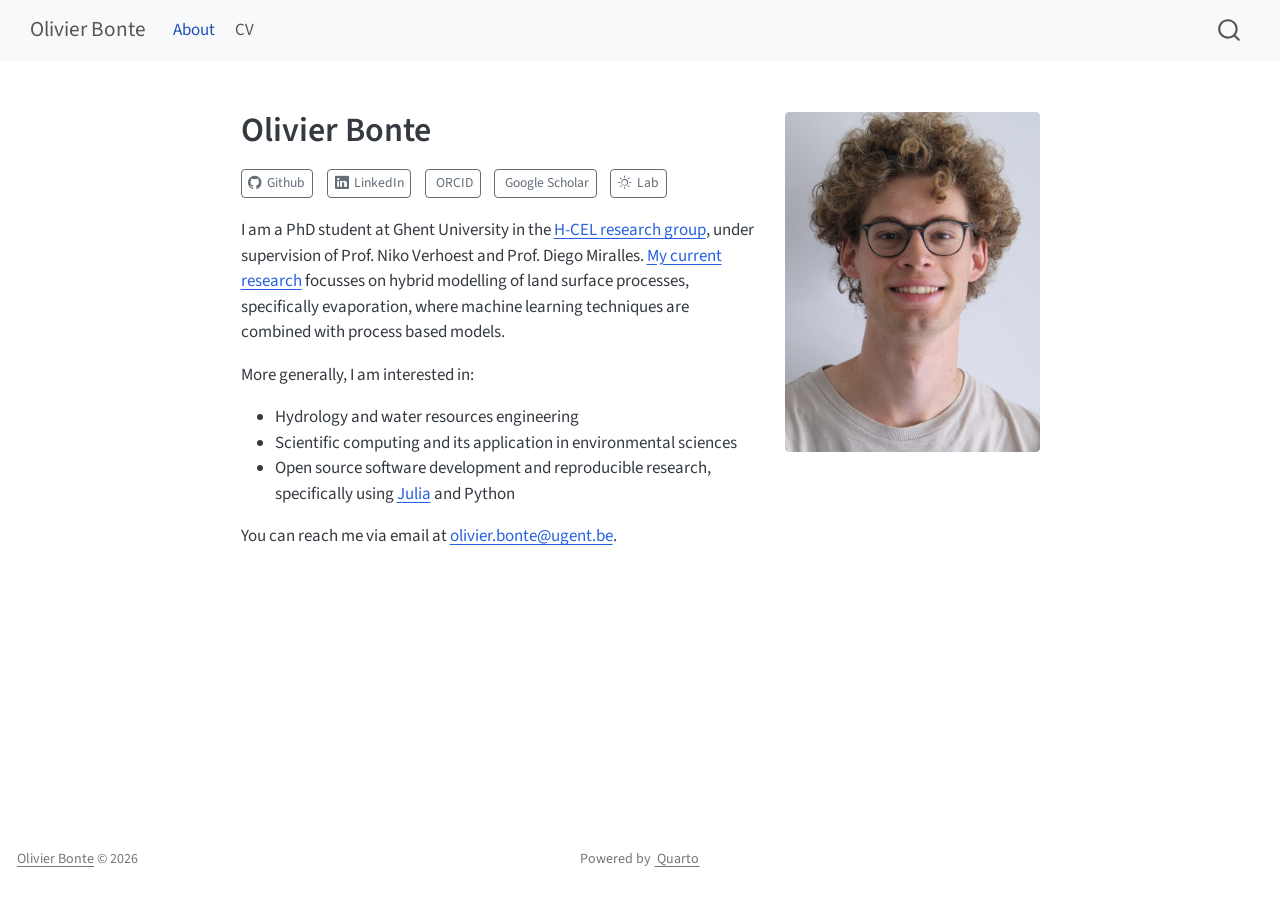
<file: index.html>
<!DOCTYPE html>
<html xmlns="http://www.w3.org/1999/xhtml" lang="en" xml:lang="en"><head>

<meta charset="utf-8">
<meta name="generator" content="quarto-1.9.37">

<meta name="viewport" content="width=device-width, initial-scale=1.0, user-scalable=yes">


<title>Olivier Bonte</title>
<style>
/* Default styles provided by pandoc.
** See https://pandoc.org/MANUAL.html#variables-for-html for config info.
*/
code{white-space: pre-wrap;}
span.smallcaps{font-variant: small-caps;}
div.columns{display: flex; gap: min(4vw, 1.5em);}
div.column{flex: auto; overflow-x: auto;}
div.hanging-indent{margin-left: 1.5em; text-indent: -1.5em;}
ul.task-list{list-style: none;}
ul.task-list li input[type="checkbox"] {
  width: 0.8em;
  margin: 0 0.8em 0.2em -1em; /* quarto-specific, see https://github.com/quarto-dev/quarto-cli/issues/4556 */ 
  vertical-align: middle;
}
</style>


<script src="site_libs/quarto-nav/quarto-nav.js"></script>
<script src="site_libs/quarto-nav/headroom.min.js"></script>
<script src="site_libs/clipboard/clipboard.min.js"></script>
<script src="site_libs/quarto-search/autocomplete.umd.js"></script>
<script src="site_libs/quarto-search/fuse.min.js"></script>
<script src="site_libs/quarto-search/quarto-search.js"></script>
<meta name="quarto:offset" content="./">
<script src="site_libs/quarto-html/quarto.js" type="module"></script>
<script src="site_libs/quarto-html/tabsets/tabsets.js" type="module"></script>
<script src="site_libs/quarto-html/popper.min.js"></script>
<script src="site_libs/quarto-html/tippy.umd.min.js"></script>
<link href="site_libs/quarto-html/tippy.css" rel="stylesheet">
<link href="site_libs/quarto-html/quarto-syntax-highlighting-7f8f88aac4f3542376d5c11b86a4c14d.css" rel="stylesheet" id="quarto-text-highlighting-styles">
<script src="site_libs/bootstrap/bootstrap.min.js"></script>
<link href="site_libs/bootstrap/bootstrap-icons.css" rel="stylesheet">
<link href="site_libs/bootstrap/bootstrap-4897d45d2f75ed4f519693be625836c5.min.css" rel="stylesheet" append-hash="true" id="quarto-bootstrap" data-mode="light">
<script src="site_libs/quarto-contrib/iconify-3.0.0/iconify-icon.min.js"></script>
<script id="quarto-search-options" type="application/json">{
  "location": "navbar",
  "copy-button": false,
  "collapse-after": 3,
  "panel-placement": "end",
  "type": "overlay",
  "limit": 50,
  "keyboard-shortcut": [
    "f",
    "/",
    "s"
  ],
  "show-item-context": false,
  "language": {
    "search-no-results-text": "No results",
    "search-matching-documents-text": "matching documents",
    "search-copy-link-title": "Copy link to search",
    "search-hide-matches-text": "Hide additional matches",
    "search-more-match-text": "more match in this document",
    "search-more-matches-text": "more matches in this document",
    "search-clear-button-title": "Clear",
    "search-text-placeholder": "",
    "search-detached-cancel-button-title": "Cancel",
    "search-submit-button-title": "Submit",
    "search-label": "Search"
  }
}</script>


<link rel="stylesheet" href="styles.css">
</head>

<body class="nav-fixed fullcontent quarto-light">

<div id="quarto-search-results"></div>
  <header id="quarto-header" class="headroom fixed-top">
    <nav class="navbar navbar-expand-lg " data-bs-theme="dark">
      <div class="navbar-container container-fluid">
      <div class="navbar-brand-container mx-auto">
    <a class="navbar-brand" href="./index.html">
    <span class="navbar-title">Olivier Bonte</span>
    </a>
  </div>
            <div id="quarto-search" class="" title="Search"></div>
          <button class="navbar-toggler" type="button" data-bs-toggle="collapse" data-bs-target="#navbarCollapse" aria-controls="navbarCollapse" role="menu" aria-expanded="false" aria-label="Toggle navigation" onclick="if (window.quartoToggleHeadroom) { window.quartoToggleHeadroom(); }">
  <span class="navbar-toggler-icon"></span>
</button>
          <div class="collapse navbar-collapse" id="navbarCollapse">
            <ul class="navbar-nav navbar-nav-scroll me-auto">
  <li class="nav-item">
    <a class="nav-link active" href="./index.html" aria-current="page"> 
<span class="menu-text">About</span></a>
  </li>  
  <li class="nav-item">
    <a class="nav-link" href="./CV.html"> 
<span class="menu-text">CV</span></a>
  </li>  
</ul>
          </div> <!-- /navcollapse -->
            <div class="quarto-navbar-tools">
</div>
      </div> <!-- /container-fluid -->
    </nav>
</header>
<!-- content -->
<div id="quarto-content" class="quarto-container page-columns page-rows-contents page-layout-article page-navbar">
<!-- sidebar -->
<!-- margin-sidebar -->
    
<!-- main -->
<div class="quarto-about-solana column-body">
  <div class="about-entity">
    <div class="entity-contents">
      <header id="title-block-header" class="quarto-title-block default">
<div class="quarto-title">
<h1 class="title">Olivier Bonte</h1>
</div>
<div class="quarto-title-meta">
  </div>
</header> <div class="about-links">
  <a href="https://github.com/olivierbonte" class="about-link" rel="" target="">
    <i class="bi bi-github"></i>
     <span class="about-link-text">Github</span>
  </a>
  <a href="https://www.linkedin.com/in/olivier-bonte-90205324b/" class="about-link" rel="" target="">
    <i class="bi bi-linkedin"></i>
     <span class="about-link-text">LinkedIn</span>
  </a>
  <a href="https://orcid.org/0000-0003-1806-7572" class="about-link" rel="" target="">
     <span class="about-link-text"><iconify-icon role="img" inline="" icon="fa7-brands:orcid" aria-label="Icon orcid from fa7-brands Iconify.design set." title="Icon orcid from fa7-brands Iconify.design set."></iconify-icon> ORCID</span>
  </a>
  <a href="https://scholar.google.com/citations?user=fWr3m00AAAAJ&amp;hl=en" class="about-link" rel="" target="">
     <span class="about-link-text"><iconify-icon role="img" inline="" icon="academicons:google-scholar" aria-label="Icon google-scholar from academicons Iconify.design set." title="Icon google-scholar from academicons Iconify.design set."></iconify-icon> Google Scholar</span>
  </a>
  <a href="https://www.ugent.be/bw/environment/en/research/h-cel" class="about-link" rel="" target="">
    <i class="bi bi-sun"></i>
     <span class="about-link-text">Lab</span>
  </a>
</div>
      <div class="about-contents"><main class="content" id="quarto-document-content">
<p>I am a PhD student at Ghent University in the <a href="https://www.ugent.be/bw/environment/en/research/h-cel">H-CEL research group</a>, under supervision of Prof.&nbsp;Niko Verhoest and Prof.&nbsp;Diego Miralles. <a href="https://github.com/olivierbonte/DifferentiableEvaporation">My current research</a> focusses on hybrid modelling of land surface processes, specifically evaporation, where machine learning techniques are combined with process based models.</p>
<p>More generally, I am interested in:</p>
<ul>
<li>Hydrology and water resources engineering</li>
<li>Scientific computing and its application in environmental sciences</li>
<li>Open source software development and reproducible research, specifically using <a href="https://julialang.org/">Julia</a> and Python</li>
</ul>
<p>You can reach me via email at <a href="mailto:olivier.bonte@ugent.be">olivier.bonte@ugent.be</a>.</p>


</main></div>
    </div>
    <img src="data/figures/ugentcard.jpg" class="about-image
  rounded " style="width: 15em;">
  </div>
</div>
 <!-- /main -->
<script id="quarto-html-after-body" type="application/javascript">
  window.document.addEventListener("DOMContentLoaded", function (event) {
    const isCodeAnnotation = (el) => {
      for (const clz of el.classList) {
        if (clz.startsWith('code-annotation-')) {                     
          return true;
        }
      }
      return false;
    }
    const onCopySuccess = function(e) {
      // button target
      const button = e.trigger;
      // don't keep focus
      button.blur();
      // flash "checked"
      button.classList.add('code-copy-button-checked');
      var currentTitle = button.getAttribute("title");
      button.setAttribute("title", "Copied!");
      let tooltip;
      if (window.bootstrap) {
        button.setAttribute("data-bs-toggle", "tooltip");
        button.setAttribute("data-bs-placement", "left");
        button.setAttribute("data-bs-title", "Copied!");
        tooltip = new bootstrap.Tooltip(button, 
          { trigger: "manual", 
            customClass: "code-copy-button-tooltip",
            offset: [0, -8]});
        tooltip.show();    
      }
      setTimeout(function() {
        if (tooltip) {
          tooltip.hide();
          button.removeAttribute("data-bs-title");
          button.removeAttribute("data-bs-toggle");
          button.removeAttribute("data-bs-placement");
        }
        button.setAttribute("title", currentTitle);
        button.classList.remove('code-copy-button-checked');
      }, 1000);
      // clear code selection
      e.clearSelection();
    }
    const getTextToCopy = function(trigger) {
      const outerScaffold = trigger.parentElement.cloneNode(true);
      const codeEl = outerScaffold.querySelector('code');
      for (const childEl of codeEl.children) {
        if (isCodeAnnotation(childEl)) {
          childEl.remove();
        }
      }
      return codeEl.innerText;
    }
    const clipboard = new window.ClipboardJS('.code-copy-button:not([data-in-quarto-modal])', {
      text: getTextToCopy
    });
    clipboard.on('success', onCopySuccess);
    if (window.document.getElementById('quarto-embedded-source-code-modal')) {
      const clipboardModal = new window.ClipboardJS('.code-copy-button[data-in-quarto-modal]', {
        text: getTextToCopy,
        container: window.document.getElementById('quarto-embedded-source-code-modal')
      });
      clipboardModal.on('success', onCopySuccess);
    }
      var localhostRegex = new RegExp(/^(?:http|https):\/\/localhost\:?[0-9]*\//);
      var mailtoRegex = new RegExp(/^mailto:/);
        var filterRegex = new RegExp("https:\/\/olivierbonte\.github\.io\/");
      var isInternal = (href) => {
          return filterRegex.test(href) || localhostRegex.test(href) || mailtoRegex.test(href);
      }
      // Inspect non-navigation links and adorn them if external
     var links = window.document.querySelectorAll('a[href]:not(.nav-link):not(.navbar-brand):not(.toc-action):not(.sidebar-link):not(.sidebar-item-toggle):not(.pagination-link):not(.no-external):not([aria-hidden]):not(.dropdown-item):not(.quarto-navigation-tool):not(.about-link)');
      for (var i=0; i<links.length; i++) {
        const link = links[i];
        if (!isInternal(link.href)) {
          // undo the damage that might have been done by quarto-nav.js in the case of
          // links that we want to consider external
          if (link.dataset.originalHref !== undefined) {
            link.href = link.dataset.originalHref;
          }
        }
      }
    function tippyHover(el, contentFn, onTriggerFn, onUntriggerFn) {
      const config = {
        allowHTML: true,
        maxWidth: 500,
        delay: 100,
        arrow: false,
        appendTo: function(el) {
            return el.parentElement;
        },
        interactive: true,
        interactiveBorder: 10,
        theme: 'quarto',
        placement: 'bottom-start',
      };
      if (contentFn) {
        config.content = contentFn;
      }
      if (onTriggerFn) {
        config.onTrigger = onTriggerFn;
      }
      if (onUntriggerFn) {
        config.onUntrigger = onUntriggerFn;
      }
      window.tippy(el, config); 
    }
    const noterefs = window.document.querySelectorAll('a[role="doc-noteref"]');
    for (var i=0; i<noterefs.length; i++) {
      const ref = noterefs[i];
      tippyHover(ref, function() {
        // use id or data attribute instead here
        let href = ref.getAttribute('data-footnote-href') || ref.getAttribute('href');
        try { href = new URL(href).hash; } catch {}
        const id = href.replace(/^#\/?/, "");
        const note = window.document.getElementById(id);
        if (note) {
          return note.innerHTML;
        } else {
          return "";
        }
      });
    }
    const xrefs = window.document.querySelectorAll('a.quarto-xref');
    const processXRef = (id, note) => {
      // Strip column container classes
      const stripColumnClz = (el) => {
        el.classList.remove("page-full", "page-columns");
        if (el.children) {
          for (const child of el.children) {
            stripColumnClz(child);
          }
        }
      }
      stripColumnClz(note)
      if (id === null || id.startsWith('sec-')) {
        // Special case sections, only their first couple elements
        const container = document.createElement("div");
        if (note.children && note.children.length > 2) {
          container.appendChild(note.children[0].cloneNode(true));
          for (let i = 1; i < note.children.length; i++) {
            const child = note.children[i];
            if (child.tagName === "P" && child.innerText === "") {
              continue;
            } else {
              container.appendChild(child.cloneNode(true));
              break;
            }
          }
          if (window.Quarto?.typesetMath) {
            window.Quarto.typesetMath(container);
          }
          return container.innerHTML
        } else {
          if (window.Quarto?.typesetMath) {
            window.Quarto.typesetMath(note);
          }
          return note.innerHTML;
        }
      } else {
        // Remove any anchor links if they are present
        const anchorLink = note.querySelector('a.anchorjs-link');
        if (anchorLink) {
          anchorLink.remove();
        }
        if (window.Quarto?.typesetMath) {
          window.Quarto.typesetMath(note);
        }
        if (note.classList.contains("callout")) {
          return note.outerHTML;
        } else {
          return note.innerHTML;
        }
      }
    }
    for (var i=0; i<xrefs.length; i++) {
      const xref = xrefs[i];
      tippyHover(xref, undefined, function(instance) {
        instance.disable();
        let url = xref.getAttribute('href');
        let hash = undefined; 
        if (url.startsWith('#')) {
          hash = url;
        } else {
          try { hash = new URL(url).hash; } catch {}
        }
        if (hash) {
          const id = hash.replace(/^#\/?/, "");
          const note = window.document.getElementById(id);
          if (note !== null) {
            try {
              const html = processXRef(id, note.cloneNode(true));
              instance.setContent(html);
            } finally {
              instance.enable();
              instance.show();
            }
          } else {
            // See if we can fetch this
            fetch(url.split('#')[0])
            .then(res => res.text())
            .then(html => {
              const parser = new DOMParser();
              const htmlDoc = parser.parseFromString(html, "text/html");
              const note = htmlDoc.getElementById(id);
              if (note !== null) {
                const html = processXRef(id, note);
                instance.setContent(html);
              } 
            }).finally(() => {
              instance.enable();
              instance.show();
            });
          }
        } else {
          // See if we can fetch a full url (with no hash to target)
          // This is a special case and we should probably do some content thinning / targeting
          fetch(url)
          .then(res => res.text())
          .then(html => {
            const parser = new DOMParser();
            const htmlDoc = parser.parseFromString(html, "text/html");
            const note = htmlDoc.querySelector('main.content');
            if (note !== null) {
              // This should only happen for chapter cross references
              // (since there is no id in the URL)
              // remove the first header
              if (note.children.length > 0 && note.children[0].tagName === "HEADER") {
                note.children[0].remove();
              }
              const html = processXRef(null, note);
              instance.setContent(html);
            } 
          }).finally(() => {
            instance.enable();
            instance.show();
          });
        }
      }, function(instance) {
      });
    }
        let selectedAnnoteEl;
        const selectorForAnnotation = ( cell, annotation) => {
          let cellAttr = 'data-code-cell="' + cell + '"';
          let lineAttr = 'data-code-annotation="' +  annotation + '"';
          const selector = 'span[' + cellAttr + '][' + lineAttr + ']';
          return selector;
        }
        const selectCodeLines = (annoteEl) => {
          const doc = window.document;
          const targetCell = annoteEl.getAttribute("data-target-cell");
          const targetAnnotation = annoteEl.getAttribute("data-target-annotation");
          const annoteSpan = window.document.querySelector(selectorForAnnotation(targetCell, targetAnnotation));
          const lines = annoteSpan.getAttribute("data-code-lines").split(",");
          const lineIds = lines.map((line) => {
            return targetCell + "-" + line;
          })
          let top = null;
          let height = null;
          let parent = null;
          if (lineIds.length > 0) {
              //compute the position of the single el (top and bottom and make a div)
              const el = window.document.getElementById(lineIds[0]);
              top = el.offsetTop;
              height = el.offsetHeight;
              parent = el.parentElement.parentElement;
            if (lineIds.length > 1) {
              const lastEl = window.document.getElementById(lineIds[lineIds.length - 1]);
              const bottom = lastEl.offsetTop + lastEl.offsetHeight;
              height = bottom - top;
            }
            if (top !== null && height !== null && parent !== null) {
              // cook up a div (if necessary) and position it 
              let div = window.document.getElementById("code-annotation-line-highlight");
              if (div === null) {
                div = window.document.createElement("div");
                div.setAttribute("id", "code-annotation-line-highlight");
                div.style.position = 'absolute';
                parent.appendChild(div);
              }
              div.style.top = top - 2 + "px";
              div.style.height = height + 4 + "px";
              div.style.left = 0;
              let gutterDiv = window.document.getElementById("code-annotation-line-highlight-gutter");
              if (gutterDiv === null) {
                gutterDiv = window.document.createElement("div");
                gutterDiv.setAttribute("id", "code-annotation-line-highlight-gutter");
                gutterDiv.style.position = 'absolute';
                const codeCell = window.document.getElementById(targetCell);
                const gutter = codeCell.querySelector('.code-annotation-gutter');
                gutter.appendChild(gutterDiv);
              }
              gutterDiv.style.top = top - 2 + "px";
              gutterDiv.style.height = height + 4 + "px";
            }
            selectedAnnoteEl = annoteEl;
          }
        };
        const unselectCodeLines = () => {
          const elementsIds = ["code-annotation-line-highlight", "code-annotation-line-highlight-gutter"];
          elementsIds.forEach((elId) => {
            const div = window.document.getElementById(elId);
            if (div) {
              div.remove();
            }
          });
          selectedAnnoteEl = undefined;
        };
          // Handle positioning of the toggle
      window.addEventListener(
        "resize",
        throttle(() => {
          elRect = undefined;
          if (selectedAnnoteEl) {
            selectCodeLines(selectedAnnoteEl);
          }
        }, 10)
      );
      function throttle(fn, ms) {
      let throttle = false;
      let timer;
        return (...args) => {
          if(!throttle) { // first call gets through
              fn.apply(this, args);
              throttle = true;
          } else { // all the others get throttled
              if(timer) clearTimeout(timer); // cancel #2
              timer = setTimeout(() => {
                fn.apply(this, args);
                timer = throttle = false;
              }, ms);
          }
        };
      }
        // Attach click handler to the DT
        const annoteDls = window.document.querySelectorAll('dt[data-target-cell]');
        for (const annoteDlNode of annoteDls) {
          annoteDlNode.addEventListener('click', (event) => {
            const clickedEl = event.target;
            if (clickedEl !== selectedAnnoteEl) {
              unselectCodeLines();
              const activeEl = window.document.querySelector('dt[data-target-cell].code-annotation-active');
              if (activeEl) {
                activeEl.classList.remove('code-annotation-active');
              }
              selectCodeLines(clickedEl);
              clickedEl.classList.add('code-annotation-active');
            } else {
              // Unselect the line
              unselectCodeLines();
              clickedEl.classList.remove('code-annotation-active');
            }
          });
        }
    const findCites = (el) => {
      const parentEl = el.parentElement;
      if (parentEl) {
        const cites = parentEl.dataset.cites;
        if (cites) {
          return {
            el,
            cites: cites.split(' ')
          };
        } else {
          return findCites(el.parentElement)
        }
      } else {
        return undefined;
      }
    };
    var bibliorefs = window.document.querySelectorAll('a[role="doc-biblioref"]');
    for (var i=0; i<bibliorefs.length; i++) {
      const ref = bibliorefs[i];
      const citeInfo = findCites(ref);
      if (citeInfo) {
        tippyHover(citeInfo.el, function() {
          var popup = window.document.createElement('div');
          citeInfo.cites.forEach(function(cite) {
            var citeDiv = window.document.createElement('div');
            citeDiv.classList.add('hanging-indent');
            citeDiv.classList.add('csl-entry');
            var biblioDiv = window.document.getElementById('ref-' + cite);
            if (biblioDiv) {
              citeDiv.innerHTML = biblioDiv.innerHTML;
            }
            popup.appendChild(citeDiv);
          });
          return popup.innerHTML;
        });
      }
    }
  });
  </script>
</div> <!-- /content -->
<footer class="footer">
  <div class="nav-footer">
    <div class="nav-footer-left">
<a href="https://olivierbonte.github.io">Olivier Bonte</a> ©
<script>document.write(new Date().getFullYear())</script>
</div>   
    <div class="nav-footer-center">
<p>Powered by <a href="https://quarto.org"><iconify-icon role="img" inline="" icon="simple-icons:quarto" aria-label="Icon quarto from simple-icons Iconify.design set." title="Icon quarto from simple-icons Iconify.design set."></iconify-icon> Quarto</a></p>
</div>
    <div class="nav-footer-right">
      &nbsp;
    </div>
  </div>
</footer>




</body></html>
</file>
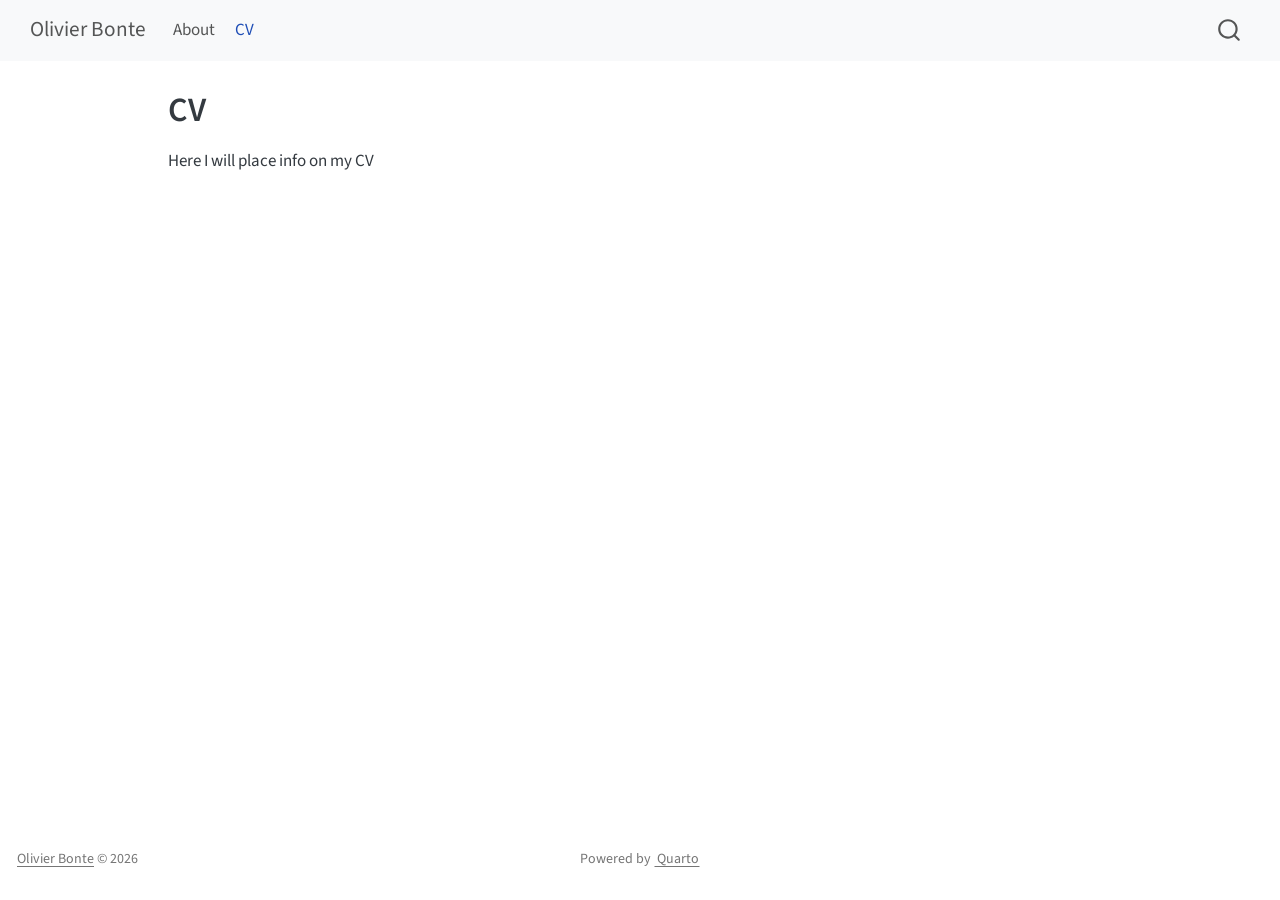
<file: CV.html>
<!DOCTYPE html>
<html xmlns="http://www.w3.org/1999/xhtml" lang="en" xml:lang="en"><head>

<meta charset="utf-8">
<meta name="generator" content="quarto-1.9.37">

<meta name="viewport" content="width=device-width, initial-scale=1.0, user-scalable=yes">


<title>CV – Olivier Bonte</title>
<style>
/* Default styles provided by pandoc.
** See https://pandoc.org/MANUAL.html#variables-for-html for config info.
*/
code{white-space: pre-wrap;}
span.smallcaps{font-variant: small-caps;}
div.columns{display: flex; gap: min(4vw, 1.5em);}
div.column{flex: auto; overflow-x: auto;}
div.hanging-indent{margin-left: 1.5em; text-indent: -1.5em;}
ul.task-list{list-style: none;}
ul.task-list li input[type="checkbox"] {
  width: 0.8em;
  margin: 0 0.8em 0.2em -1em; /* quarto-specific, see https://github.com/quarto-dev/quarto-cli/issues/4556 */ 
  vertical-align: middle;
}
</style>


<script src="site_libs/quarto-nav/quarto-nav.js"></script>
<script src="site_libs/quarto-nav/headroom.min.js"></script>
<script src="site_libs/clipboard/clipboard.min.js"></script>
<script src="site_libs/quarto-search/autocomplete.umd.js"></script>
<script src="site_libs/quarto-search/fuse.min.js"></script>
<script src="site_libs/quarto-search/quarto-search.js"></script>
<meta name="quarto:offset" content="./">
<script src="site_libs/quarto-html/quarto.js" type="module"></script>
<script src="site_libs/quarto-html/tabsets/tabsets.js" type="module"></script>
<script src="site_libs/quarto-html/popper.min.js"></script>
<script src="site_libs/quarto-html/tippy.umd.min.js"></script>
<script src="site_libs/quarto-html/anchor.min.js"></script>
<link href="site_libs/quarto-html/tippy.css" rel="stylesheet">
<link href="site_libs/quarto-html/quarto-syntax-highlighting-7f8f88aac4f3542376d5c11b86a4c14d.css" rel="stylesheet" id="quarto-text-highlighting-styles">
<script src="site_libs/bootstrap/bootstrap.min.js"></script>
<link href="site_libs/bootstrap/bootstrap-icons.css" rel="stylesheet">
<link href="site_libs/bootstrap/bootstrap-4897d45d2f75ed4f519693be625836c5.min.css" rel="stylesheet" append-hash="true" id="quarto-bootstrap" data-mode="light">
<script src="site_libs/quarto-contrib/iconify-3.0.0/iconify-icon.min.js"></script>
<script id="quarto-search-options" type="application/json">{
  "location": "navbar",
  "copy-button": false,
  "collapse-after": 3,
  "panel-placement": "end",
  "type": "overlay",
  "limit": 50,
  "keyboard-shortcut": [
    "f",
    "/",
    "s"
  ],
  "show-item-context": false,
  "language": {
    "search-no-results-text": "No results",
    "search-matching-documents-text": "matching documents",
    "search-copy-link-title": "Copy link to search",
    "search-hide-matches-text": "Hide additional matches",
    "search-more-match-text": "more match in this document",
    "search-more-matches-text": "more matches in this document",
    "search-clear-button-title": "Clear",
    "search-text-placeholder": "",
    "search-detached-cancel-button-title": "Cancel",
    "search-submit-button-title": "Submit",
    "search-label": "Search"
  }
}</script>


<link rel="stylesheet" href="styles.css">
</head>

<body class="nav-fixed quarto-light">

<div id="quarto-search-results"></div>
  <header id="quarto-header" class="headroom fixed-top">
    <nav class="navbar navbar-expand-lg " data-bs-theme="dark">
      <div class="navbar-container container-fluid">
      <div class="navbar-brand-container mx-auto">
    <a class="navbar-brand" href="./index.html">
    <span class="navbar-title">Olivier Bonte</span>
    </a>
  </div>
            <div id="quarto-search" class="" title="Search"></div>
          <button class="navbar-toggler" type="button" data-bs-toggle="collapse" data-bs-target="#navbarCollapse" aria-controls="navbarCollapse" role="menu" aria-expanded="false" aria-label="Toggle navigation" onclick="if (window.quartoToggleHeadroom) { window.quartoToggleHeadroom(); }">
  <span class="navbar-toggler-icon"></span>
</button>
          <div class="collapse navbar-collapse" id="navbarCollapse">
            <ul class="navbar-nav navbar-nav-scroll me-auto">
  <li class="nav-item">
    <a class="nav-link" href="./index.html"> 
<span class="menu-text">About</span></a>
  </li>  
  <li class="nav-item">
    <a class="nav-link active" href="./CV.html" aria-current="page"> 
<span class="menu-text">CV</span></a>
  </li>  
</ul>
          </div> <!-- /navcollapse -->
            <div class="quarto-navbar-tools">
</div>
      </div> <!-- /container-fluid -->
    </nav>
</header>
<!-- content -->
<div id="quarto-content" class="quarto-container page-columns page-rows-contents page-layout-article page-navbar">
<!-- sidebar -->
<!-- margin-sidebar -->
    <div id="quarto-margin-sidebar" class="sidebar margin-sidebar zindex-bottom">
        
    </div>
<!-- main -->
<main class="content" id="quarto-document-content">

<header id="title-block-header" class="quarto-title-block default">
<div class="quarto-title">
<h1 class="title">CV</h1>
</div>



<div class="quarto-title-meta">

    
  
    
  </div>
  


</header>


<p>Here I will place info on my CV</p>



</main> <!-- /main -->
<script id="quarto-html-after-body" type="application/javascript">
  window.document.addEventListener("DOMContentLoaded", function (event) {
    const icon = "";
    const anchorJS = new window.AnchorJS();
    anchorJS.options = {
      placement: 'right',
      icon: icon
    };
    anchorJS.add('.anchored');
    const isCodeAnnotation = (el) => {
      for (const clz of el.classList) {
        if (clz.startsWith('code-annotation-')) {                     
          return true;
        }
      }
      return false;
    }
    const onCopySuccess = function(e) {
      // button target
      const button = e.trigger;
      // don't keep focus
      button.blur();
      // flash "checked"
      button.classList.add('code-copy-button-checked');
      var currentTitle = button.getAttribute("title");
      button.setAttribute("title", "Copied!");
      let tooltip;
      if (window.bootstrap) {
        button.setAttribute("data-bs-toggle", "tooltip");
        button.setAttribute("data-bs-placement", "left");
        button.setAttribute("data-bs-title", "Copied!");
        tooltip = new bootstrap.Tooltip(button, 
          { trigger: "manual", 
            customClass: "code-copy-button-tooltip",
            offset: [0, -8]});
        tooltip.show();    
      }
      setTimeout(function() {
        if (tooltip) {
          tooltip.hide();
          button.removeAttribute("data-bs-title");
          button.removeAttribute("data-bs-toggle");
          button.removeAttribute("data-bs-placement");
        }
        button.setAttribute("title", currentTitle);
        button.classList.remove('code-copy-button-checked');
      }, 1000);
      // clear code selection
      e.clearSelection();
    }
    const getTextToCopy = function(trigger) {
      const outerScaffold = trigger.parentElement.cloneNode(true);
      const codeEl = outerScaffold.querySelector('code');
      for (const childEl of codeEl.children) {
        if (isCodeAnnotation(childEl)) {
          childEl.remove();
        }
      }
      return codeEl.innerText;
    }
    const clipboard = new window.ClipboardJS('.code-copy-button:not([data-in-quarto-modal])', {
      text: getTextToCopy
    });
    clipboard.on('success', onCopySuccess);
    if (window.document.getElementById('quarto-embedded-source-code-modal')) {
      const clipboardModal = new window.ClipboardJS('.code-copy-button[data-in-quarto-modal]', {
        text: getTextToCopy,
        container: window.document.getElementById('quarto-embedded-source-code-modal')
      });
      clipboardModal.on('success', onCopySuccess);
    }
      var localhostRegex = new RegExp(/^(?:http|https):\/\/localhost\:?[0-9]*\//);
      var mailtoRegex = new RegExp(/^mailto:/);
        var filterRegex = new RegExp("https:\/\/olivierbonte\.github\.io\/");
      var isInternal = (href) => {
          return filterRegex.test(href) || localhostRegex.test(href) || mailtoRegex.test(href);
      }
      // Inspect non-navigation links and adorn them if external
     var links = window.document.querySelectorAll('a[href]:not(.nav-link):not(.navbar-brand):not(.toc-action):not(.sidebar-link):not(.sidebar-item-toggle):not(.pagination-link):not(.no-external):not([aria-hidden]):not(.dropdown-item):not(.quarto-navigation-tool):not(.about-link)');
      for (var i=0; i<links.length; i++) {
        const link = links[i];
        if (!isInternal(link.href)) {
          // undo the damage that might have been done by quarto-nav.js in the case of
          // links that we want to consider external
          if (link.dataset.originalHref !== undefined) {
            link.href = link.dataset.originalHref;
          }
        }
      }
    function tippyHover(el, contentFn, onTriggerFn, onUntriggerFn) {
      const config = {
        allowHTML: true,
        maxWidth: 500,
        delay: 100,
        arrow: false,
        appendTo: function(el) {
            return el.parentElement;
        },
        interactive: true,
        interactiveBorder: 10,
        theme: 'quarto',
        placement: 'bottom-start',
      };
      if (contentFn) {
        config.content = contentFn;
      }
      if (onTriggerFn) {
        config.onTrigger = onTriggerFn;
      }
      if (onUntriggerFn) {
        config.onUntrigger = onUntriggerFn;
      }
      window.tippy(el, config); 
    }
    const noterefs = window.document.querySelectorAll('a[role="doc-noteref"]');
    for (var i=0; i<noterefs.length; i++) {
      const ref = noterefs[i];
      tippyHover(ref, function() {
        // use id or data attribute instead here
        let href = ref.getAttribute('data-footnote-href') || ref.getAttribute('href');
        try { href = new URL(href).hash; } catch {}
        const id = href.replace(/^#\/?/, "");
        const note = window.document.getElementById(id);
        if (note) {
          return note.innerHTML;
        } else {
          return "";
        }
      });
    }
    const xrefs = window.document.querySelectorAll('a.quarto-xref');
    const processXRef = (id, note) => {
      // Strip column container classes
      const stripColumnClz = (el) => {
        el.classList.remove("page-full", "page-columns");
        if (el.children) {
          for (const child of el.children) {
            stripColumnClz(child);
          }
        }
      }
      stripColumnClz(note)
      if (id === null || id.startsWith('sec-')) {
        // Special case sections, only their first couple elements
        const container = document.createElement("div");
        if (note.children && note.children.length > 2) {
          container.appendChild(note.children[0].cloneNode(true));
          for (let i = 1; i < note.children.length; i++) {
            const child = note.children[i];
            if (child.tagName === "P" && child.innerText === "") {
              continue;
            } else {
              container.appendChild(child.cloneNode(true));
              break;
            }
          }
          if (window.Quarto?.typesetMath) {
            window.Quarto.typesetMath(container);
          }
          return container.innerHTML
        } else {
          if (window.Quarto?.typesetMath) {
            window.Quarto.typesetMath(note);
          }
          return note.innerHTML;
        }
      } else {
        // Remove any anchor links if they are present
        const anchorLink = note.querySelector('a.anchorjs-link');
        if (anchorLink) {
          anchorLink.remove();
        }
        if (window.Quarto?.typesetMath) {
          window.Quarto.typesetMath(note);
        }
        if (note.classList.contains("callout")) {
          return note.outerHTML;
        } else {
          return note.innerHTML;
        }
      }
    }
    for (var i=0; i<xrefs.length; i++) {
      const xref = xrefs[i];
      tippyHover(xref, undefined, function(instance) {
        instance.disable();
        let url = xref.getAttribute('href');
        let hash = undefined; 
        if (url.startsWith('#')) {
          hash = url;
        } else {
          try { hash = new URL(url).hash; } catch {}
        }
        if (hash) {
          const id = hash.replace(/^#\/?/, "");
          const note = window.document.getElementById(id);
          if (note !== null) {
            try {
              const html = processXRef(id, note.cloneNode(true));
              instance.setContent(html);
            } finally {
              instance.enable();
              instance.show();
            }
          } else {
            // See if we can fetch this
            fetch(url.split('#')[0])
            .then(res => res.text())
            .then(html => {
              const parser = new DOMParser();
              const htmlDoc = parser.parseFromString(html, "text/html");
              const note = htmlDoc.getElementById(id);
              if (note !== null) {
                const html = processXRef(id, note);
                instance.setContent(html);
              } 
            }).finally(() => {
              instance.enable();
              instance.show();
            });
          }
        } else {
          // See if we can fetch a full url (with no hash to target)
          // This is a special case and we should probably do some content thinning / targeting
          fetch(url)
          .then(res => res.text())
          .then(html => {
            const parser = new DOMParser();
            const htmlDoc = parser.parseFromString(html, "text/html");
            const note = htmlDoc.querySelector('main.content');
            if (note !== null) {
              // This should only happen for chapter cross references
              // (since there is no id in the URL)
              // remove the first header
              if (note.children.length > 0 && note.children[0].tagName === "HEADER") {
                note.children[0].remove();
              }
              const html = processXRef(null, note);
              instance.setContent(html);
            } 
          }).finally(() => {
            instance.enable();
            instance.show();
          });
        }
      }, function(instance) {
      });
    }
        let selectedAnnoteEl;
        const selectorForAnnotation = ( cell, annotation) => {
          let cellAttr = 'data-code-cell="' + cell + '"';
          let lineAttr = 'data-code-annotation="' +  annotation + '"';
          const selector = 'span[' + cellAttr + '][' + lineAttr + ']';
          return selector;
        }
        const selectCodeLines = (annoteEl) => {
          const doc = window.document;
          const targetCell = annoteEl.getAttribute("data-target-cell");
          const targetAnnotation = annoteEl.getAttribute("data-target-annotation");
          const annoteSpan = window.document.querySelector(selectorForAnnotation(targetCell, targetAnnotation));
          const lines = annoteSpan.getAttribute("data-code-lines").split(",");
          const lineIds = lines.map((line) => {
            return targetCell + "-" + line;
          })
          let top = null;
          let height = null;
          let parent = null;
          if (lineIds.length > 0) {
              //compute the position of the single el (top and bottom and make a div)
              const el = window.document.getElementById(lineIds[0]);
              top = el.offsetTop;
              height = el.offsetHeight;
              parent = el.parentElement.parentElement;
            if (lineIds.length > 1) {
              const lastEl = window.document.getElementById(lineIds[lineIds.length - 1]);
              const bottom = lastEl.offsetTop + lastEl.offsetHeight;
              height = bottom - top;
            }
            if (top !== null && height !== null && parent !== null) {
              // cook up a div (if necessary) and position it 
              let div = window.document.getElementById("code-annotation-line-highlight");
              if (div === null) {
                div = window.document.createElement("div");
                div.setAttribute("id", "code-annotation-line-highlight");
                div.style.position = 'absolute';
                parent.appendChild(div);
              }
              div.style.top = top - 2 + "px";
              div.style.height = height + 4 + "px";
              div.style.left = 0;
              let gutterDiv = window.document.getElementById("code-annotation-line-highlight-gutter");
              if (gutterDiv === null) {
                gutterDiv = window.document.createElement("div");
                gutterDiv.setAttribute("id", "code-annotation-line-highlight-gutter");
                gutterDiv.style.position = 'absolute';
                const codeCell = window.document.getElementById(targetCell);
                const gutter = codeCell.querySelector('.code-annotation-gutter');
                gutter.appendChild(gutterDiv);
              }
              gutterDiv.style.top = top - 2 + "px";
              gutterDiv.style.height = height + 4 + "px";
            }
            selectedAnnoteEl = annoteEl;
          }
        };
        const unselectCodeLines = () => {
          const elementsIds = ["code-annotation-line-highlight", "code-annotation-line-highlight-gutter"];
          elementsIds.forEach((elId) => {
            const div = window.document.getElementById(elId);
            if (div) {
              div.remove();
            }
          });
          selectedAnnoteEl = undefined;
        };
          // Handle positioning of the toggle
      window.addEventListener(
        "resize",
        throttle(() => {
          elRect = undefined;
          if (selectedAnnoteEl) {
            selectCodeLines(selectedAnnoteEl);
          }
        }, 10)
      );
      function throttle(fn, ms) {
      let throttle = false;
      let timer;
        return (...args) => {
          if(!throttle) { // first call gets through
              fn.apply(this, args);
              throttle = true;
          } else { // all the others get throttled
              if(timer) clearTimeout(timer); // cancel #2
              timer = setTimeout(() => {
                fn.apply(this, args);
                timer = throttle = false;
              }, ms);
          }
        };
      }
        // Attach click handler to the DT
        const annoteDls = window.document.querySelectorAll('dt[data-target-cell]');
        for (const annoteDlNode of annoteDls) {
          annoteDlNode.addEventListener('click', (event) => {
            const clickedEl = event.target;
            if (clickedEl !== selectedAnnoteEl) {
              unselectCodeLines();
              const activeEl = window.document.querySelector('dt[data-target-cell].code-annotation-active');
              if (activeEl) {
                activeEl.classList.remove('code-annotation-active');
              }
              selectCodeLines(clickedEl);
              clickedEl.classList.add('code-annotation-active');
            } else {
              // Unselect the line
              unselectCodeLines();
              clickedEl.classList.remove('code-annotation-active');
            }
          });
        }
    const findCites = (el) => {
      const parentEl = el.parentElement;
      if (parentEl) {
        const cites = parentEl.dataset.cites;
        if (cites) {
          return {
            el,
            cites: cites.split(' ')
          };
        } else {
          return findCites(el.parentElement)
        }
      } else {
        return undefined;
      }
    };
    var bibliorefs = window.document.querySelectorAll('a[role="doc-biblioref"]');
    for (var i=0; i<bibliorefs.length; i++) {
      const ref = bibliorefs[i];
      const citeInfo = findCites(ref);
      if (citeInfo) {
        tippyHover(citeInfo.el, function() {
          var popup = window.document.createElement('div');
          citeInfo.cites.forEach(function(cite) {
            var citeDiv = window.document.createElement('div');
            citeDiv.classList.add('hanging-indent');
            citeDiv.classList.add('csl-entry');
            var biblioDiv = window.document.getElementById('ref-' + cite);
            if (biblioDiv) {
              citeDiv.innerHTML = biblioDiv.innerHTML;
            }
            popup.appendChild(citeDiv);
          });
          return popup.innerHTML;
        });
      }
    }
  });
  </script>
</div> <!-- /content -->
<footer class="footer">
  <div class="nav-footer">
    <div class="nav-footer-left">
<a href="https://olivierbonte.github.io">Olivier Bonte</a> ©
<script>document.write(new Date().getFullYear())</script>
</div>   
    <div class="nav-footer-center">
<p>Powered by <a href="https://quarto.org"><iconify-icon role="img" inline="" icon="simple-icons:quarto" aria-label="Icon quarto from simple-icons Iconify.design set." title="Icon quarto from simple-icons Iconify.design set."></iconify-icon> Quarto</a></p>
</div>
    <div class="nav-footer-right">
      &nbsp;
    </div>
  </div>
</footer>




</body></html>
</file>
<file: site_libs/quarto-html/tippy.css>
.tippy-box[data-animation=fade][data-state=hidden]{opacity:0}[data-tippy-root]{max-width:calc(100vw - 10px)}.tippy-box{position:relative;background-color:#333;color:#fff;border-radius:4px;font-size:14px;line-height:1.4;white-space:normal;outline:0;transition-property:transform,visibility,opacity}.tippy-box[data-placement^=top]>.tippy-arrow{bottom:0}.tippy-box[data-placement^=top]>.tippy-arrow:before{bottom:-7px;left:0;border-width:8px 8px 0;border-top-color:initial;transform-origin:center top}.tippy-box[data-placement^=bottom]>.tippy-arrow{top:0}.tippy-box[data-placement^=bottom]>.tippy-arrow:before{top:-7px;left:0;border-width:0 8px 8px;border-bottom-color:initial;transform-origin:center bottom}.tippy-box[data-placement^=left]>.tippy-arrow{right:0}.tippy-box[data-placement^=left]>.tippy-arrow:before{border-width:8px 0 8px 8px;border-left-color:initial;right:-7px;transform-origin:center left}.tippy-box[data-placement^=right]>.tippy-arrow{left:0}.tippy-box[data-placement^=right]>.tippy-arrow:before{left:-7px;border-width:8px 8px 8px 0;border-right-color:initial;transform-origin:center right}.tippy-box[data-inertia][data-state=visible]{transition-timing-function:cubic-bezier(.54,1.5,.38,1.11)}.tippy-arrow{width:16px;height:16px;color:#333}.tippy-arrow:before{content:"";position:absolute;border-color:transparent;border-style:solid}.tippy-content{position:relative;padding:5px 9px;z-index:1}
</file>
<file: site_libs/quarto-html/quarto-syntax-highlighting-7f8f88aac4f3542376d5c11b86a4c14d.css>
/* quarto syntax highlight colors */
:root {
  --quarto-hl-ot-color: #003B4F;
  --quarto-hl-at-color: #657422;
  --quarto-hl-ss-color: #20794D;
  --quarto-hl-an-color: #5E5E5E;
  --quarto-hl-fu-color: #4758AB;
  --quarto-hl-st-color: #20794D;
  --quarto-hl-cf-color: #003B4F;
  --quarto-hl-op-color: #5E5E5E;
  --quarto-hl-er-color: #AD0000;
  --quarto-hl-bn-color: #AD0000;
  --quarto-hl-al-color: #AD0000;
  --quarto-hl-va-color: #111111;
  --quarto-hl-bu-color: inherit;
  --quarto-hl-ex-color: inherit;
  --quarto-hl-pp-color: #AD0000;
  --quarto-hl-in-color: #5E5E5E;
  --quarto-hl-vs-color: #20794D;
  --quarto-hl-wa-color: #5E5E5E;
  --quarto-hl-do-color: #5E5E5E;
  --quarto-hl-im-color: #00769E;
  --quarto-hl-ch-color: #20794D;
  --quarto-hl-dt-color: #AD0000;
  --quarto-hl-fl-color: #AD0000;
  --quarto-hl-co-color: #5E5E5E;
  --quarto-hl-cv-color: #5E5E5E;
  --quarto-hl-cn-color: #8f5902;
  --quarto-hl-sc-color: #5E5E5E;
  --quarto-hl-dv-color: #AD0000;
  --quarto-hl-kw-color: #003B4F;
}

/* other quarto variables */
:root {
  --quarto-font-monospace: SFMono-Regular, Menlo, Monaco, Consolas, "Liberation Mono", "Courier New", monospace;
}

/* syntax highlight based on Pandoc's rules */
pre > code.sourceCode > span {
  color: #003B4F;
}

code.sourceCode > span {
  color: #003B4F;
}

div.sourceCode,
div.sourceCode pre.sourceCode {
  color: #003B4F;
}

/* Normal */
code span {
  color: #003B4F;
}

/* Alert */
code span.al {
  color: #AD0000;
  font-style: inherit;
}

/* Annotation */
code span.an {
  color: #5E5E5E;
  font-style: inherit;
}

/* Attribute */
code span.at {
  color: #657422;
  font-style: inherit;
}

/* BaseN */
code span.bn {
  color: #AD0000;
  font-style: inherit;
}

/* BuiltIn */
code span.bu {
  font-style: inherit;
}

/* ControlFlow */
code span.cf {
  color: #003B4F;
  font-weight: bold;
  font-style: inherit;
}

/* Char */
code span.ch {
  color: #20794D;
  font-style: inherit;
}

/* Constant */
code span.cn {
  color: #8f5902;
  font-style: inherit;
}

/* Comment */
code span.co {
  color: #5E5E5E;
  font-style: inherit;
}

/* CommentVar */
code span.cv {
  color: #5E5E5E;
  font-style: italic;
}

/* Documentation */
code span.do {
  color: #5E5E5E;
  font-style: italic;
}

/* DataType */
code span.dt {
  color: #AD0000;
  font-style: inherit;
}

/* DecVal */
code span.dv {
  color: #AD0000;
  font-style: inherit;
}

/* Error */
code span.er {
  color: #AD0000;
  font-style: inherit;
}

/* Extension */
code span.ex {
  font-style: inherit;
}

/* Float */
code span.fl {
  color: #AD0000;
  font-style: inherit;
}

/* Function */
code span.fu {
  color: #4758AB;
  font-style: inherit;
}

/* Import */
code span.im {
  color: #00769E;
  font-style: inherit;
}

/* Information */
code span.in {
  color: #5E5E5E;
  font-style: inherit;
}

/* Keyword */
code span.kw {
  color: #003B4F;
  font-weight: bold;
  font-style: inherit;
}

/* Operator */
code span.op {
  color: #5E5E5E;
  font-style: inherit;
}

/* Other */
code span.ot {
  color: #003B4F;
  font-style: inherit;
}

/* Preprocessor */
code span.pp {
  color: #AD0000;
  font-style: inherit;
}

/* SpecialChar */
code span.sc {
  color: #5E5E5E;
  font-style: inherit;
}

/* SpecialString */
code span.ss {
  color: #20794D;
  font-style: inherit;
}

/* String */
code span.st {
  color: #20794D;
  font-style: inherit;
}

/* Variable */
code span.va {
  color: #111111;
  font-style: inherit;
}

/* VerbatimString */
code span.vs {
  color: #20794D;
  font-style: inherit;
}

/* Warning */
code span.wa {
  color: #5E5E5E;
  font-style: italic;
}

.prevent-inlining {
  content: "</";
}

/*# sourceMappingURL=789ad8cd35626ba772517505b42a116e.css.map */
</file>
<file: styles.css>
/* css styles */
</file>
